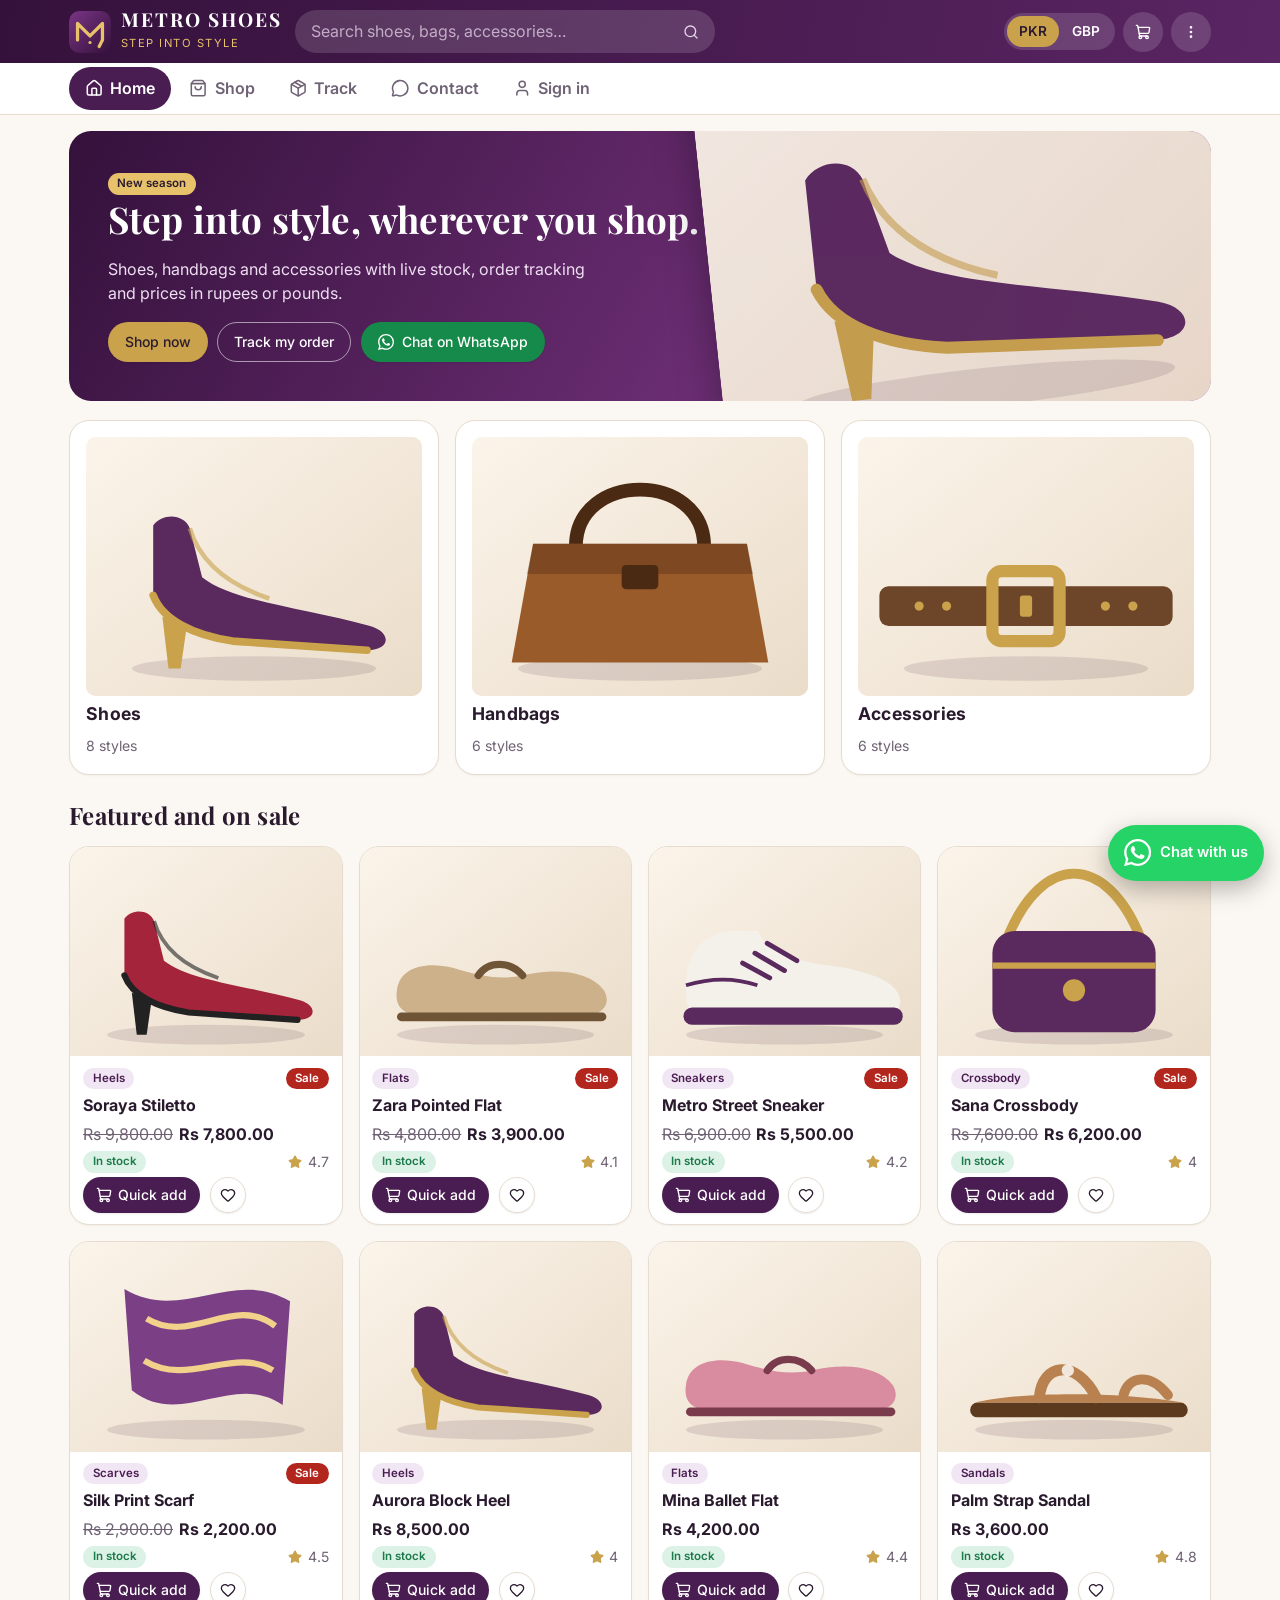
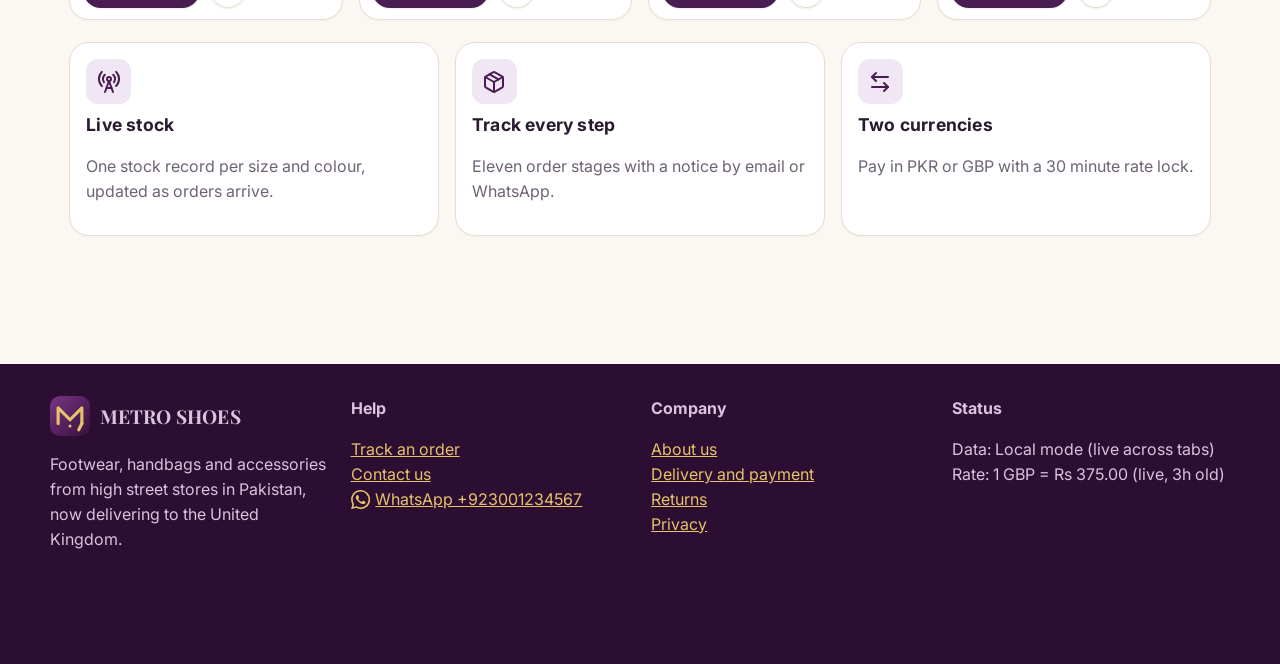
<file: index.html>
<!DOCTYPE html>
<html lang="en">
<head>
<meta charset="utf-8">
<meta name="viewport" content="width=device-width, initial-scale=1, viewport-fit=cover">
<title>Metro Shoes – Step into style</title>
<meta name="description" content="Metro Shoes online store: shoes, handbags and accessories for Pakistan and the UK.">
<meta name="theme-color" content="#4a1d52">
<meta property="og:type" content="website">
<meta property="og:site_name" content="Metro Shoes">
<meta property="og:title" content="Metro Shoes – Step into style">
<meta property="og:description" content="Shoes, handbags and accessories for Pakistan and the UK. Live stock, order tracking and prices in PKR or GBP.">
<meta property="og:image" content="/og-image.png">
<meta name="twitter:card" content="summary_large_image">
<link rel="apple-touch-icon" href="apple-touch-icon.png">
<link rel="manifest" href="manifest.webmanifest">
<link rel="preconnect" href="https://loremflickr.com" crossorigin>
<link rel="icon" href="logo.svg" type="image/svg+xml">
<link href="https://fonts.googleapis.com/css2?family=Inter:wght@400;600;700&family=Playfair+Display:wght@600;700&display=swap" rel="stylesheet">
<link rel="stylesheet" href="styles.css">
</head>
<body>
<div id="app"><p style="padding:2rem">Loading Metro Shoes…</p><noscript><p style="padding:0 2rem">Metro Shoes needs JavaScript to run. Please enable it in your browser.</p></noscript></div>
<div id="layer"></div><div id="toast" class="toast" role="status" style="display:none"></div>
<script src="config.js"></script>
<script src="icons.js"></script>
<script src="logic.js"></script>
<script src="data.js"></script>
<script src="db.js"></script>
<script src="app.js"></script>
<script src="dash.js"></script>
<script>App.start()</script>
</body>
</html>
</file>
<file: styles.css>
:root{--plum:#4a1d52;--plum2:#6b2d73;--gold:#c9a24b;--ivory:#fbf7f2;--ink:#2a1a2e;--mute:#6f6275;--line:#e6dccf;--card:#fff;--ok:#1d7a4a;--warn:#b26a00;--bad:#b3261e;--r:14px;--sh:0 4px 18px rgba(74,29,82,.08);
/* shadcn/ui tokens mapped to the Metro palette */
--background:var(--ivory);--foreground:var(--ink);--primary:var(--plum);--primary-foreground:#fff;--secondary:var(--gold);--secondary-foreground:#2a1a2e;--accent:#f1e6f3;--accent-foreground:var(--plum);--destructive:var(--bad);--border:var(--line);--input:var(--line);--ring:var(--plum2);--ring-a:rgba(107,45,115,.5);--radius:.625rem;--wa:#168a4a;--wa-brand:#25d366;--xs:0 1px 2px rgba(0,0,0,.08)}
[data-theme=dark]{--accent:#33283a;--accent-foreground:#f2e9f4;--ring:#c9a2d1;--ring-a:rgba(201,162,209,.55);--ivory:#16101a;--ink:#f2e9f4;--mute:#b3a4b8;--line:#33283a;--card:#211829;--sh:0 4px 18px rgba(0,0,0,.4)}
*{box-sizing:border-box}html{scroll-behavior:smooth}
body{margin:0;font:16px/1.55 "Inter","Segoe UI",system-ui,sans-serif;background:var(--ivory);color:var(--ink)}
h1,h2,h3,.serif{font-family:"Playfair Display",Georgia,serif;letter-spacing:.2px}h1{font-size:2.3rem;line-height:1.15;margin:.2rem 0 .6rem}h2{font-size:1.5rem;margin:.2rem 0 .7rem}h3{font-size:1.1rem;margin:.2rem 0 .4rem}
a{color:var(--plum2)}button{font:inherit;cursor:pointer}
button:focus-visible,input:focus-visible,select:focus-visible,a:focus-visible,textarea:focus-visible,summary:focus-visible{outline:3px solid var(--ring-a);outline-offset:0;border-color:var(--ring)}
.hdr,.hero,.foot,.side:not(.cust){--ring:#e8c26a;--ring-a:rgba(232,194,106,.65)}
.wrap{max-width:1180px;margin:0 auto;padding:1rem 1.2rem 6rem}
.hdr{background:linear-gradient(100deg,#34113b,#5a2563);color:#fff;position:sticky;top:0;z-index:30}
.hdr .in{max-width:1180px;margin:0 auto;display:flex;align-items:center;gap:.8rem;padding:.6rem 1.2rem}
.brand{display:flex;align-items:center;gap:.6rem;color:#fff;text-decoration:none}.brand svg{width:42px;height:42px}.brand b{font:700 1.2rem "Playfair Display",Georgia,serif;letter-spacing:2px;display:block;line-height:1}.brand small{font-size:.7rem;color:#e8c26a;letter-spacing:1.5px}
.search{flex:1;max-width:420px;position:relative}.search input{width:100%;border:0;border-radius:999px;padding:.55rem 1rem;background:rgba(255,255,255,.14);color:#fff;font:inherit}.search input::placeholder{color:#e6d5ea}
.sug{position:absolute;top:110%;left:0;right:0;background:var(--card);color:var(--ink);border-radius:12px;box-shadow:var(--sh);overflow:hidden;z-index:40}.sug a{display:flex;gap:.6rem;align-items:center;padding:.5rem .8rem;text-decoration:none;color:inherit}.sug a:hover{background:var(--ivory)}.sug img{width:38px;height:30px;border-radius:6px;object-fit:cover}
.tools{display:flex;gap:.5rem;align-items:center;margin-left:auto}
.cur{display:flex;background:rgba(255,255,255,.14);border-radius:999px;padding:3px}.cur button{border:1px solid transparent;background:none;color:#fff;padding:.25rem .7rem;border-radius:calc(var(--radius) - 3px);font-weight:600;font-size:.85rem;transition:background-color .15s}.cur button:hover{background:rgba(255,255,255,.14)}.cur{border-radius:var(--radius)}.cur button.on{background:var(--gold);color:#2a1a2e}
.ib{position:relative;display:inline-flex;align-items:center;justify-content:center;border:1px solid transparent;background:rgba(255,255,255,.14);color:#fff;width:2.5rem;height:2.5rem;border-radius:calc(var(--radius) - 2px);font-size:1.1rem;transition:background-color .15s}.ib svg{width:1.15rem;height:1.15rem}.ib:hover{background:rgba(255,255,255,.26)}.ib .n{position:absolute;top:-4px;right:-4px;background:var(--gold);color:#2a1a2e;border-radius:999px;font-size:.7rem;font-weight:700;padding:0 .4rem}
.taskbar{background:var(--card);border-bottom:1px solid var(--line);position:sticky;top:58px;z-index:25}.taskbar nav{max-width:1180px;margin:0 auto;display:flex;gap:.2rem;padding:.25rem 1.2rem;overflow-x:auto}
.taskbar a{display:flex;align-items:center;gap:.45rem;padding:.5rem .9rem;border:1px solid transparent;border-radius:calc(var(--radius) - 2px);text-decoration:none;color:var(--mute);font-weight:600;white-space:nowrap}.taskbar a:hover{background:var(--ivory)}.taskbar a.on{background:var(--plum);color:#fff}
.menu{position:absolute;right:0;top:46px;min-width:230px;background:var(--card);color:var(--ink);border:1px solid var(--line);border-radius:12px;box-shadow:0 14px 34px rgba(0,0,0,.25);padding:.3rem;z-index:60;display:none}.menu.on{display:block}.menu button,.menu a{display:flex;align-items:center;gap:.6rem;width:100%;text-align:left;border:1px solid transparent;background:none;color:inherit;padding:.5rem .7rem;border-radius:calc(var(--radius) - 4px);font-size:.875rem;text-decoration:none}.menu button:hover,.menu a:hover{background:var(--ivory)}.menu hr{border:0;border-top:1px solid var(--line);margin:.25rem 0}
.hero{background:linear-gradient(120deg,#34113b,#6b2d73 60%,#9b5aa3);color:#fff;border-radius:22px;padding:2.4rem;position:relative;overflow:hidden;margin-bottom:1.2rem}.hero p{max-width:50ch;color:#efdff2}.hero .art{position:absolute;right:-20px;bottom:-30px;width:46%;opacity:.95}.hero .art img{width:100%;border-radius:20px;transform:rotate(-6deg);box-shadow:0 20px 40px rgba(0,0,0,.35)}
/* ---- shadcn/ui Button (same variants and sizes as ui.shadcn.com/docs/components/button) ---- */
.btn{display:inline-flex;align-items:center;justify-content:center;gap:.5rem;white-space:nowrap;height:2.5rem;padding:0 1rem;border:1px solid transparent;border-radius:calc(var(--radius) - 2px);font-size:.875rem;font-weight:500;line-height:1;text-decoration:none;background:var(--primary);color:var(--primary-foreground);box-shadow:var(--xs);transition:background-color .15s,color .15s,border-color .15s,box-shadow .15s}
.btn:hover{background:color-mix(in srgb,var(--primary) 88%,#fff)}
.btn.gold{background:var(--secondary);color:var(--secondary-foreground)}.btn.gold:hover{background:color-mix(in srgb,var(--secondary) 85%,#fff)}
.btn.alt{background:var(--card);color:var(--foreground);border-color:var(--input)}.btn.alt:hover{background:var(--accent);color:var(--accent-foreground)}
.btn.ghost{background:transparent;color:var(--foreground);box-shadow:none}.btn.ghost:hover{background:var(--accent);color:var(--accent-foreground)}
.btn.link{background:transparent;color:var(--primary);box-shadow:none;height:auto;padding:0;text-underline-offset:4px}.btn.link:hover{background:transparent;text-decoration:underline}
.btn.destructive{background:var(--destructive);color:#fff}.btn.destructive:hover{background:color-mix(in srgb,var(--destructive) 88%,#fff)}
.btn.alt.destructive{background:var(--card);color:var(--destructive);border-color:color-mix(in srgb,var(--destructive) 35%,var(--input))}.btn.alt.destructive:hover{background:color-mix(in srgb,var(--destructive) 10%,var(--card));color:var(--destructive)}
.btn.wa{background:var(--wa);color:#fff}.btn.wa:hover{background:color-mix(in srgb,var(--wa) 88%,#fff)}
.btn.sm{height:2.25rem;padding:0 .75rem;gap:.375rem}.btn.lg{height:2.75rem;padding:0 2rem}.btn.icon{width:2.5rem;padding:0}.btn.sm.icon{width:2.25rem;padding:0}
.btn[disabled],.chip[disabled],.sz[disabled]{opacity:.5;pointer-events:none}
.btn svg,.ib svg,.kebab svg,.chip svg,.sz svg,.menu svg{width:1rem;height:1rem;flex:none;pointer-events:none}
.hero .btn.alt{background:transparent;color:#fff;border-color:rgba(255,255,255,.55);box-shadow:none}.hero .btn.alt:hover{background:rgba(255,255,255,.14);color:#fff}
.grid{display:grid;gap:1rem;grid-template-columns:repeat(auto-fill,minmax(220px,1fr))}.g2{grid-template-columns:repeat(auto-fit,minmax(320px,1fr))}.g3{grid-template-columns:repeat(auto-fit,minmax(240px,1fr))}
.card{background:var(--card);border:1px solid var(--line);border-radius:var(--r);padding:1rem;box-shadow:var(--sh)}
.pcard{background:var(--card);border:1px solid var(--line);border-radius:var(--r);overflow:hidden;box-shadow:var(--sh);display:flex;flex-direction:column;transition:transform .15s}.pcard:hover{transform:translateY(-3px)}.pcard img{width:100%;aspect-ratio:22/17;object-fit:cover;display:block}.pcard .b{padding:.7rem .8rem;display:flex;flex-direction:column;gap:.25rem;flex:1}.pcard a.t{color:var(--ink);text-decoration:none;font-weight:700}
.pr{font-weight:700}.pr s{color:var(--mute);font-weight:400;margin-right:.35rem}
.badge{display:inline-block;font-size:.74rem;font-weight:700;padding:.12rem .5rem;border-radius:999px;background:#efe3f1;color:var(--plum)}.badge.ok{background:#dcf2e6;color:var(--ok)}.badge.low{background:#fdebc9;color:var(--warn)}.badge.out{background:#fbdcd9;color:var(--bad)}.badge.sale{background:var(--bad);color:#fff}
.chips{display:flex;flex-wrap:wrap;gap:.4rem;margin:.5rem 0}.chip{display:inline-flex;align-items:center;gap:.4rem;height:2.25rem;border:1px solid var(--input);background:var(--card);color:var(--foreground);padding:0 .85rem;border-radius:calc(var(--radius) - 2px);font-size:.875rem;font-weight:500;box-shadow:var(--xs);transition:background-color .15s,color .15s}.chip:hover{background:var(--accent);color:var(--accent-foreground)}.chip.on{background:var(--primary);color:var(--primary-foreground);border-color:var(--primary)}
.sw{display:inline-block;width:30px;height:30px;border-radius:50%;border:3px solid var(--card);box-shadow:0 0 0 2px var(--line);cursor:pointer}.sw.on{box-shadow:0 0 0 3px var(--plum)}.sz{min-width:46px;height:2.25rem;padding:0 .5rem;border:1px solid var(--input);border-radius:calc(var(--radius) - 2px);background:var(--card);color:var(--foreground);font-size:.875rem;font-weight:500;box-shadow:var(--xs);transition:background-color .15s,color .15s}.sz:hover{background:var(--accent);color:var(--accent-foreground)}.sz.on{background:var(--primary);color:var(--primary-foreground);border-color:var(--primary)}.sz[disabled]{opacity:.35;text-decoration:line-through}
label{display:block;font-weight:700;margin:.6rem 0 .2rem}input,select,textarea{font:inherit;width:100%;padding:.55rem .7rem;border:1.5px solid var(--line);border-radius:10px;background:var(--card);color:var(--ink)}input[type=radio],input[type=checkbox]{width:auto}.err{color:var(--bad);font-size:.85rem;margin-top:.15rem}
.row{display:flex;gap:.6rem;flex-wrap:wrap;align-items:center}.sp{justify-content:space-between}.mute{color:var(--mute)}.small{font-size:.88rem}
.tbl{width:100%;border-collapse:collapse;font-size:.92rem}.tbl th,.tbl td{padding:.5rem .6rem;border-bottom:1px solid var(--line);text-align:left;vertical-align:middle}.tbl th{color:var(--mute);font-size:.8rem;text-transform:uppercase;letter-spacing:.5px}.scroll{overflow:auto}
.sum div{display:flex;justify-content:space-between;padding:.2rem 0}.sum .t{font-weight:800;font-size:1.15rem;border-top:2px solid var(--line);margin-top:.3rem;padding-top:.5rem}.sum .d{color:var(--ok)}
.dash{display:grid;grid-template-columns:250px 1fr;min-height:calc(100vh - 110px)}
.side{background:linear-gradient(180deg,#2c0e33,#4a1d52);color:#f2e5f5;padding:.9rem .7rem;position:sticky;top:58px;height:calc(100vh - 58px);overflow:auto}.side .top{display:flex;align-items:center;justify-content:space-between;position:relative;margin-bottom:.6rem}.side .who{font-size:.85rem;color:#d9c3de}.side .who b{display:block;color:#fff}
.side .nv button{display:flex;align-items:center;gap:.7rem;width:100%;text-align:left;background:none;border:0;border-left:4px solid transparent;font-size:.92rem;color:#e7d3ea;padding:.6rem .7rem;border-radius:0 10px 10px 0}.side .nv button:hover{background:rgba(255,255,255,.08)}.side .nv button.on{background:rgba(255,255,255,.15);color:#fff;border-left-color:var(--gold)}
.kebab{display:inline-flex;align-items:center;justify-content:center;width:2.5rem;height:2.5rem;border-radius:calc(var(--radius) - 2px);border:1px solid transparent;background:rgba(255,255,255,.12);color:#fff;font-size:1.5rem;line-height:1;transition:background-color .15s}.kebab:hover,.kebab[aria-expanded=true]{background:rgba(255,255,255,.26)}
.main{padding:1.2rem 1.4rem 6rem;min-width:0}
.kpis{display:grid;gap:.8rem;grid-template-columns:repeat(auto-fit,minmax(170px,1fr));margin-bottom:1rem}.kpi{background:var(--card);border:1px solid var(--line);border-radius:var(--r);padding:.9rem;box-shadow:var(--sh)}.kpi b{display:block;font:700 1.7rem "Playfair Display",Georgia,serif}.kpi span{color:var(--mute);font-size:.85rem}.kpi i{font-style:normal;font-size:.8rem;color:var(--ok)}
canvas{max-width:100%;height:auto}
.tl{list-style:none;padding:0;margin:.5rem 0}.tl li{position:relative;padding:0 0 .9rem 1.8rem;color:var(--mute)}.tl li:before{content:"";position:absolute;left:5px;top:6px;width:12px;height:12px;border-radius:50%;background:var(--line)}.tl li:after{content:"";position:absolute;left:10px;top:18px;bottom:-4px;width:2px;background:var(--line)}.tl li:last-child:after{display:none}.tl li.done{color:var(--ink)}.tl li.done:before{background:var(--ok)}.tl li.now:before{background:var(--gold);box-shadow:0 0 0 4px rgba(201,162,75,.3)}.tl li.bad:before{background:var(--bad)}
.ov{position:fixed;inset:0;background:rgba(20,8,24,.55);z-index:80;display:flex;align-items:center;justify-content:center;padding:1rem}.modal{background:var(--card);border-radius:18px;max-width:520px;width:100%;padding:1.2rem;max-height:90vh;overflow:auto}
.drawer{position:fixed;top:0;right:0;bottom:0;width:min(400px,100%);background:var(--card);z-index:90;box-shadow:-10px 0 30px rgba(0,0,0,.3);padding:1rem;overflow:auto}
.toast{position:fixed;left:50%;bottom:84px;transform:translateX(-50%);background:var(--ink);color:var(--ivory);padding:.6rem 1.1rem;border-radius:10px;z-index:120;pointer-events:none}
.foot{background:#2c0e33;color:#d9c3de;padding:2rem 1.2rem 6rem;margin-top:2rem}.foot .in{max-width:1180px;margin:0 auto;display:grid;gap:1.4rem;grid-template-columns:repeat(auto-fit,minmax(220px,1fr))}.foot a{color:#e8c26a}
.notice{background:#fdf1d6;border:1px solid #ecd49a;color:#6d4a00;border-radius:10px;padding:.6rem .9rem;margin:.6rem 0}.notice.bad{background:#fbe3e0;border-color:#efb3ad;color:#7e1b14}.notice.ok{background:#dcf2e6;border-color:#a9dcc1;color:#14563a}
.sizeg td,.sizeg th{padding:.2rem .6rem;border:1px solid var(--line);font-size:.85rem}
@media(max-width:860px){.dash{grid-template-columns:1fr}.side{position:static;height:auto}.hero .art{display:none}h1{font-size:1.8rem}
.taskbar{position:fixed;top:auto;bottom:10px;left:10px;right:10px;border:1px solid var(--line);border-radius:20px;box-shadow:0 8px 30px rgba(0,0,0,.28);z-index:50}.taskbar nav{justify-content:space-around;padding:.3rem}.taskbar a{flex-direction:column;gap:0;font-size:.7rem;padding:.35rem .55rem}.taskbar a span.i svg{width:1.3rem;height:1.3rem}
.search{display:none}.hdr .in{padding:.5rem .8rem}.wrap{padding:1rem .8rem 7rem}.main{padding:1rem .8rem 7rem}}
@media(prefers-reduced-motion:reduce){*{transition:none!important;scroll-behavior:auto!important}}
.side.cust{background:linear-gradient(180deg,#f4e8f6,#ead7ef);color:#34113b}.side.cust .who{color:#6d4a74}.side.cust .who b{color:#34113b}.side.cust .nv button{color:#4a1d52}.side.cust .nv button:hover{background:rgba(74,29,82,.08)}.side.cust .nv button.on{background:#fff;color:#34113b;border-left-color:#6b2d73;box-shadow:var(--sh)}.side.cust .kebab{background:rgba(74,29,82,.12);color:#34113b}.side.cust+.main{background:linear-gradient(180deg,rgba(201,162,75,.08),transparent 220px)}
[data-theme=dark] .side.cust{background:linear-gradient(180deg,#2a1d33,#3a2547);color:#f2e9f4}[data-theme=dark] .side.cust .nv button,[data-theme=dark] .side.cust .who b{color:#f2e9f4}

/* ---- icons (Lucide) ---- */
.ic{width:1.15em;height:1.15em;flex:none;vertical-align:-.2em}.ic.filled{fill:currentColor}.ic.star{color:var(--gold)}.ic-wa{width:1.2em;height:1.2em}
.taskbar a span.i,.side .nv button span{display:inline-flex;align-items:center}.side .nv button svg{width:1.1rem;height:1.1rem}
.mute .ic,.badge .ic{width:1em;height:1em}.ic-line{display:inline-flex;align-items:center;gap:.35rem}
.backlink{display:inline-flex;align-items:center;gap:.4rem}
.feat{width:2.8rem;height:2.8rem;border-radius:12px;display:flex;align-items:center;justify-content:center;background:var(--accent);color:var(--accent-foreground);margin-bottom:.4rem}.feat svg{width:1.5rem;height:1.5rem}
/* ---- product photos (fall back to the drawn artwork if a photo cannot load) ---- */
.pimg{display:block;width:100%;aspect-ratio:22/17;object-fit:cover;background:linear-gradient(135deg,#fbf4ea,#eadcc9)}
/* ---- WhatsApp floating button ---- */
.wa-fab{position:fixed;right:1rem;bottom:1.2rem;z-index:40;display:inline-flex;align-items:center;gap:.55rem;height:3.5rem;min-width:3.5rem;padding:0 1rem;justify-content:center;border-radius:999px;background:var(--wa-brand);color:#fff;font-weight:600;font-size:.92rem;text-decoration:none;box-shadow:0 8px 24px rgba(0,0,0,.28);transition:transform .15s,box-shadow .15s}
.wa-fab:hover{transform:translateY(-2px);box-shadow:0 12px 28px rgba(0,0,0,.32)}.wa-fab svg{width:1.7rem;height:1.7rem}
.wa-fab:focus-visible{outline:3px solid rgba(37,211,102,.55);border-color:#fff}
/* ---- empty-state placeholders ---- */
.empty{display:flex;flex-direction:column;align-items:center;justify-content:center;gap:.3rem;text-align:center;padding:1.5rem 1rem;color:var(--mute);border:1.5px dashed var(--line);border-radius:var(--r);background:color-mix(in srgb,var(--card) 60%,transparent)}
.empty svg{width:2rem;height:2rem;color:var(--plum2);opacity:.85;margin-bottom:.15rem}.empty b{color:var(--ink);font-weight:600}.empty span{font-size:.88rem;max-width:42ch}.empty .btn,.empty .row{margin-top:.6rem}
td>.empty{border:0;padding:1.2rem .5rem}
input::placeholder,textarea::placeholder{color:var(--mute);opacity:.75}
@media(max-width:860px){.wa-fab{bottom:92px;right:.8rem;height:3.25rem;min-width:3.25rem;padding:0}.wa-fab span{display:none}}
p.ic-line{display:flex}

/* ================= shadcn/ui foundation v2 (matches the reference: neutral dark, pill buttons, soft cards) ================= */
:root{--field:#f7f2eb;--radius-card:1.25rem;--ic-alert:url("data:image/svg+xml,%3Csvg xmlns=%22http://www.w3.org/2000/svg%22 width=%2224%22 height=%2224%22 viewBox=%220 0 24 24%22 fill=%22none%22 stroke=%22%23000%22 stroke-width=%222%22 stroke-linecap=%22round%22 stroke-linejoin=%22round%22 %3E %3Cpath d=%22m21.73 18-8-14a2 2 0 0 0-3.48 0l-8 14A2 2 0 0 0 4 21h16a2 2 0 0 0 1.73-3%22 /%3E %3Cpath d=%22M12 9v4%22 /%3E %3Cpath d=%22M12 17h.01%22 /%3E %3C/svg%3E");--ic-ok:url("data:image/svg+xml,%3Csvg xmlns=%22http://www.w3.org/2000/svg%22 width=%2224%22 height=%2224%22 viewBox=%220 0 24 24%22 fill=%22none%22 stroke=%22%23000%22 stroke-width=%222%22 stroke-linecap=%22round%22 stroke-linejoin=%22round%22 %3E %3Ccircle cx=%2212%22 cy=%2212%22 r=%2210%22 /%3E %3Cpath d=%22m16 9-5.5 5.5L8 12%22 /%3E %3C/svg%3E")}
[data-theme=dark]{--ivory:#0a0a0a;--card:#111111;--line:#262626;--border:#262626;--input:#2e2e2e;--mute:#a3a3a3;--ink:#fafafa;--accent:#262626;--accent-foreground:#fafafa;--primary:#fafafa;--primary-foreground:#171717;--field:#1c1c1c;--ring:#d4d4d4;--ring-a:rgba(212,212,212,.35);--plum2:#d9b8e3;--sh:none}
body{background:var(--ivory);color:var(--ink)}
h3,.kpi b{font-family:Inter,system-ui,-apple-system,"Segoe UI",Roboto,sans-serif}
label{font-weight:600;font-size:.88rem}
/* Button: fully rounded like the reference */
.btn,.btn.sm,.btn.lg{border-radius:999px}
[data-theme=dark] .btn:hover{background:#e5e5e5}
[data-theme=dark] .btn.alt:hover,[data-theme=dark] .btn.ghost:hover{background:var(--accent)}
.btn.secondary{background:var(--accent);color:var(--accent-foreground);box-shadow:none}.btn.secondary:hover{background:color-mix(in srgb,var(--accent) 85%,var(--ink))}
.chip{border-radius:999px}.sz{border-radius:.75rem}.cur,.cur button{border-radius:999px}
.ib,.kebab{border-radius:999px}
.taskbar a{border-radius:999px}
.taskbar a.on{background:var(--primary);color:var(--primary-foreground)}
/* Card, CardTitle, CardDescription */
.card,.pcard,.kpi,.modal,.drawer,.menu{border-radius:var(--radius-card)}
.card,.pcard,.kpi{border:1px solid var(--line);box-shadow:0 1px 2px rgba(0,0,0,.04)}
[data-theme=dark] .card,[data-theme=dark] .pcard,[data-theme=dark] .kpi{box-shadow:none}
.card>h3:first-child,.card .row>h3{font-size:1rem;font-weight:600;line-height:1.3;margin:0 0 .35rem}
.card-desc{color:var(--mute);font-size:.9rem;margin:0 0 .9rem}
/* Input, Textarea, Select: filled and rounded */
input:where(:not([type=radio],[type=checkbox])),select,textarea{background:var(--field);color:var(--ink);border:1px solid transparent;border-radius:999px;min-height:2.5rem;padding:.5rem 1rem;font-size:.9rem}
textarea{border-radius:1.25rem;padding:.75rem 1rem}
input:where(:not([type=radio],[type=checkbox])):focus-visible,select:focus-visible,textarea:focus-visible{border-color:var(--ring)}
select{appearance:none;-webkit-appearance:none;padding-right:2.4rem;background-image:url("data:image/svg+xml,%3Csvg xmlns='http://www.w3.org/2000/svg' width='16' height='16' viewBox='0 0 24 24' fill='none' stroke='%236f6275' stroke-width='2' stroke-linecap='round' stroke-linejoin='round'%3E%3Cpath d='m6 9 6 6 6-6'/%3E%3C/svg%3E");background-repeat:no-repeat;background-position:right .9rem center;background-size:1rem}
[data-theme=dark] select{background-image:url("data:image/svg+xml,%3Csvg xmlns='http://www.w3.org/2000/svg' width='16' height='16' viewBox='0 0 24 24' fill='none' stroke='%23a3a3a3' stroke-width='2' stroke-linecap='round' stroke-linejoin='round'%3E%3Cpath d='m6 9 6 6 6-6'/%3E%3C/svg%3E")}
.search .si{position:absolute;right:1rem;top:50%;transform:translateY(-50%);pointer-events:none;color:#e6d5ea;display:flex}.search .si svg{width:1rem;height:1rem}.search input{padding-right:2.6rem}
.search input::-webkit-search-cancel-button{display:none}
::placeholder{color:var(--mute);opacity:.8}
/* Checkbox / Radio / Switch */
input[type=radio],input[type=checkbox]{appearance:none;-webkit-appearance:none;display:inline-grid;place-content:center;width:1.1rem;height:1.1rem;flex:none;margin:0;padding:0;border:1.5px solid var(--mute);background:var(--field);transition:background-color .15s,border-color .15s}
input[type=radio]{border-radius:50%}input[type=checkbox]{border-radius:.35rem}
input[type=radio]::after{content:"";width:.5rem;height:.5rem;border-radius:50%;background:var(--primary-foreground);transform:scale(0);transition:transform .12s}
input[type=checkbox]::after{content:"";width:.3rem;height:.6rem;border:solid var(--primary-foreground);border-width:0 2px 2px 0;transform:rotate(45deg) translate(-1px,-1px) scale(0);transition:transform .12s}
input[type=radio]:checked,input[type=checkbox]:checked{background:var(--primary);border-color:var(--primary)}
input[type=radio]:checked::after{transform:scale(1)}input[type=checkbox]:checked::after{transform:rotate(45deg) translate(-1px,-1px) scale(1)}
input[type=checkbox].switch{position:relative;width:2.4rem;height:1.4rem;border:0;border-radius:999px;background:var(--line);place-content:unset}
input[type=checkbox].switch::after{content:"";position:absolute;left:.18rem;top:.18rem;width:1.04rem;height:1.04rem;border:0;border-radius:50%;background:#fff;transform:none;transition:transform .15s,background-color .15s}
input[type=checkbox].switch:checked{background:var(--primary)}input[type=checkbox].switch:checked::after{transform:translateX(1rem);background:var(--primary-foreground)}
.switch-ui{position:relative;display:inline-block;flex:none;width:2.1rem;height:1.2rem;margin-left:auto;border-radius:999px;background:var(--line)}
.switch-ui::after{content:"";position:absolute;left:.15rem;top:.15rem;width:.9rem;height:.9rem;border-radius:50%;background:#fff;transition:transform .15s}
[data-theme=dark] .switch-ui{background:var(--primary)}[data-theme=dark] .switch-ui::after{transform:translateX(.9rem);background:var(--primary-foreground)}
/* Badge */
.badge{border-radius:999px;padding:.12rem .6rem;font-size:.72rem;font-weight:600;background:var(--accent);color:var(--accent-foreground)}
[data-theme=dark] .badge.ok{background:#12301f;color:#7ee2a8}[data-theme=dark] .badge.low{background:#3a2a0a;color:#f5c26b}[data-theme=dark] .badge.out{background:#3b1512;color:#ff8f86}
/* Progress */
.progress{height:.5rem;border-radius:999px;background:var(--accent);overflow:hidden}
.progress>i{display:block;height:100%;border-radius:inherit;background:var(--primary);transition:width .3s}
.progress.warn>i{background:var(--warn,#c98a1b)}.progress.bad>i{background:var(--bad)}
/* KPI tile: small caps label above a big number */
.kpi{display:flex;flex-direction:column;gap:.2rem;padding:1rem 1.1rem}
.kpi span{order:1;font-size:.7rem;font-weight:600;letter-spacing:.08em;text-transform:uppercase;color:var(--mute)}
.kpi b{order:2;font-size:1.65rem;font-weight:700;line-height:1.2}.kpi br{display:none}.kpi i{order:3;font-style:normal;font-size:.8rem}
/* Breadcrumb */
.crumbs{display:flex;align-items:center;flex-wrap:wrap;gap:.35rem;margin:0 0 .5rem;font-size:.85rem;color:var(--mute)}
.crumbs a{color:var(--mute);text-decoration:none}.crumbs a:hover{color:var(--ink)}.crumbs svg{width:.9rem;height:.9rem}.crumbs [aria-current]{color:var(--ink);font-weight:500}
/* Dialog */
.modal{position:relative;border:1px solid var(--line)}.modal-x{position:absolute;top:.8rem;right:.8rem}.mbody h2{padding-right:2.4rem}
/* Alert */
.notice{position:relative;border-radius:var(--radius-card);padding:.75rem 1rem .75rem 2.7rem}
.notice::before{content:"";position:absolute;left:1rem;top:.85rem;width:1.1rem;height:1.1rem;background:currentColor;-webkit-mask:var(--ic-alert) center/contain no-repeat;mask:var(--ic-alert) center/contain no-repeat}
.notice.ok::before{-webkit-mask-image:var(--ic-ok);mask-image:var(--ic-ok)}
[data-theme=dark] .notice{background:#2a2208;border-color:#4a3c10;color:#f5d88a}[data-theme=dark] .notice.ok{background:#12301f;border-color:#1f5a38;color:#7ee2a8}[data-theme=dark] .notice.bad{background:#3b1512;border-color:#6a2420;color:#ff8f86}
/* Empty state: icon tile like the reference */
.empty{border:1px dashed var(--line)}
.empty svg{width:2.6rem;height:2.6rem;padding:.65rem;border:1px solid var(--line);border-radius:.8rem;background:var(--card);color:var(--ink);opacity:1;box-shadow:0 1px 2px rgba(0,0,0,.06);margin-bottom:.4rem}
.empty b{font-size:1rem}
/* Sidebar groups and pill items */
.nvl{font-size:.7rem;font-weight:600;letter-spacing:.08em;text-transform:uppercase;opacity:.6;padding:.9rem .9rem .3rem}
.side .nv button{border-left:0;border-radius:999px;padding:.55rem .9rem;margin-bottom:.1rem}
.side .nv button.on{background:rgba(255,255,255,.14)}.side.cust .nv button.on{background:var(--accent);color:var(--accent-foreground)}
/* Toast */
.toast{border-radius:999px}
.pimg{background:linear-gradient(135deg,#fbf4ea,#eadcc9)}[data-theme=dark] .pimg{background:#1a1a1a}
/* Dark neutral chrome, as in the reference */
[data-theme=dark] .hdr{background:#0a0a0a;border-bottom:1px solid var(--line)}
[data-theme=dark] .side,[data-theme=dark] .side.cust{background:#0d0d0d;color:#e5e5e5;border-right:1px solid var(--line)}
[data-theme=dark] .side.cust .nv button,[data-theme=dark] .side.cust .who b{color:#e5e5e5}
[data-theme=dark] .side.cust .nv button.on{background:#1f1f1f;color:#fff;box-shadow:none}
[data-theme=dark] .side.cust .kebab{background:rgba(255,255,255,.1);color:#fff}
[data-theme=dark] .foot{background:#0d0d0d;border-top:1px solid var(--line)}
[data-theme=dark] .taskbar{background:var(--card);border-color:var(--line)}
/* Bottom navigation: five EQUAL tabs so the active pill and the focus ring are identical on every tab (Home, Shop, Track, Contact, Sign in) */
@media(max-width:860px){
 .taskbar nav{display:grid;grid-auto-flow:column;grid-auto-columns:minmax(0,1fr);gap:.25rem;justify-content:stretch;overflow:visible;padding:.35rem}
 .taskbar a{flex-direction:column;justify-content:center;align-items:center;gap:.2rem;min-width:0;width:100%;padding:.5rem .15rem;border-radius:1.1rem;font-size:.72rem;line-height:1.1;text-align:center}
 .taskbar a{overflow:hidden;text-overflow:ellipsis;white-space:nowrap}
}
.kpi b{font-size:clamp(1.15rem,1.9vw,1.65rem);white-space:nowrap}
[data-theme=dark] .side .who small,[data-theme=dark] .side .who span,[data-theme=dark] .side .who div+div{color:#a3a3a3}
[data-theme=dark] .side .who,[data-theme=dark] .side.cust .who{color:#a3a3a3}
</file>
